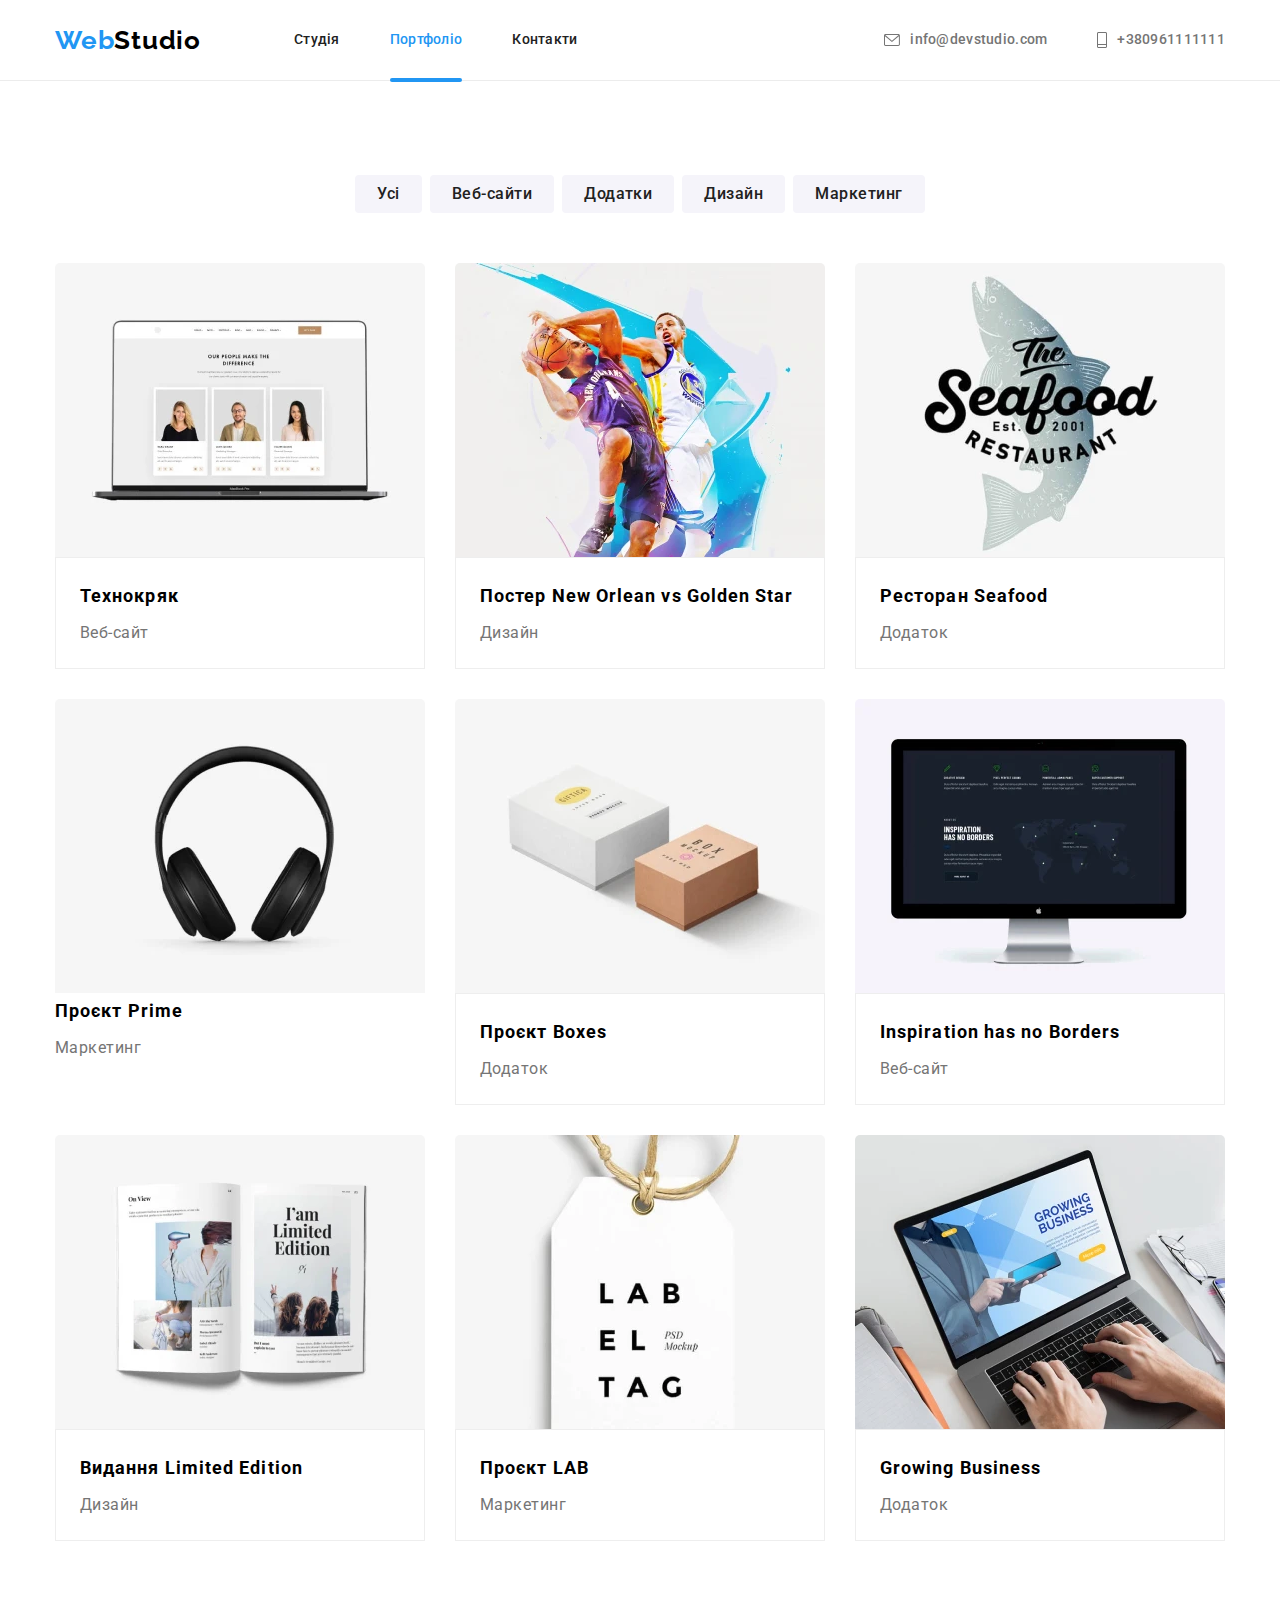
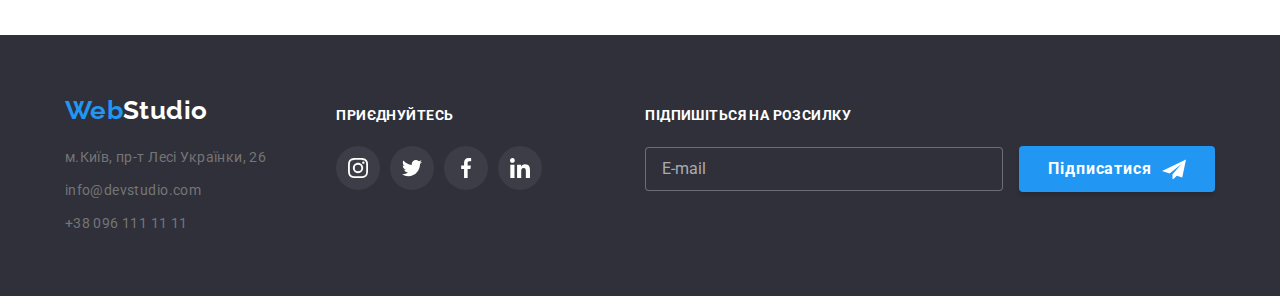
<file: portfolio.html>
<!DOCTYPE html>
<html lang="uk">

<head>
    <meta charset="UTF-8">
    <meta http-equiv="X-UA-Compatible" content="IE=edge">
    <meta name="viewport" content="width=device-width, initial-scale=1.0">
    <title>Портфоліо</title>
    <link rel="preconnect" href="https://fonts.gstatic.com" />
    <link
        href="https://fonts.googleapis.com/css2?family=Raleway:wght@700&family=Roboto:wght@400;500;700;900&display=swap"
        rel="stylesheet" />
    <link rel="stylesheet"
        href="https://cdnjs.cloudflare.com/ajax/libs/modern-normalize/1.0.0/modern-normalize.min.css" />
    <link rel="stylesheet" href="./css/main.min.css"/>
</head>

<body>
    <!--Header-->
<header class="header">
  <div class="container">
    <nav class="nav">
      <a class="nav__logo" href="./index.html">
        <span class="nav__span">Web</span>Studio
      </a>
      <ul class="header__list list">
        <li class="header__item">
          <a class="header__link  link" href="./index.html">Студія</a>
        </li>
        <li class="header__item">
          <a href="./portfolio.html" class="header__link current link">Портфоліо</a>
        </li>
        <li class="header__item">
          <a href="#" class="header__link link">Контакти</a>
        </li>
      </ul>
    </nav>
    <ul class="address address__group list">
      <li class="address-contact__item ">
        <a href="mailto:info@devstudio.com" class="address__link link">
          <svg class="address__icon" width="16" height="12">
            <use href="./images/icons/icons.svg#mail"></use>
          </svg>info@devstudio.com</a>
      </li>
      <li class="address-contact__item"><a href="tel:+380961111111" class="address__link link">
          <svg class="address__icon" width="10" height="16">
            <use href="./images/icons/icons.svg#phone"></use>
          </svg>+380961111111</a>
      </li>
    </ul>
    <!--MOBILE MENU-->
    <button class="menu-open" data-menu-open>
      <svg class="menu-burger" width="24" height="16">
        <use href="./images/icons/icons.svg#icon-menu"></use>
      </svg>
    </button>
  </div>
  <div class="mob-menu flex is-hidden" data-menu>
    <div>
      <button class="menu-close" data-menu-close>
        <svg class="menu-close" width="40" height="40">
          <use href="./images/icons/icons.svg#icon-close"></use>
        </svg>
      </button>
      <ul class="mob-menu-list list">
        <li class="mob-menu-list__item">
          <a class="mob-menu-list__link link mob-menu-list__link--current" href="./index.html">Студія</a>
        </li>
        <li class="mob-menu-list__item">
          <a class="mob-menu-list__link link " href="./portfolio.html">Портфоліо</a>
        </li>
        <li class="mob-menu-list__item">
          <a class="mob-menu-list__link link" href="">Контакти</a>
        </li>
      </ul>
    </div>
    <div class="mob-menu-list__down">
      <a class="mob-menu-list__tell link" href="tel:+380961111111">
        +38 096 111 11 11</a>
      <a class="mob-menu-list__mail link" href="mailto:info@devstudio.com">info@devstudio.com</a>
      <ul class="mob-menu-list__social list">
        <li class="mob-menu-list__social-item">Instagram</li>
        <li class="mob-menu-list__social-item">Twitter</li>
        <li class="mob-menu-list__social-item">Facebook</li>
        <li class="mob-menu-list__social-item">LinkedIn</li>
      </ul>
    </div>
  </div>
</header>
    <main>
        <section class="section-portfolio section">
            <div class="container">
                <h1 class="visually-hidden">Портфоліо</h1>
                <ul class="section-portfolio__list">
                    <li class=" navigation">
                        <button type="button" class="section-portfolio__button">Усі</button>
                    </li>
                    <li class="section-portfolio__navigation">
                        <button type="button" class="section-portfolio__button">Веб-сайти</button>
                    </li>
                    <li class="section-portfolio__navigation">
                        <button type="button" class="section-portfolio__button">Додатки</button>
                    </li>
                    <li class="section-portfolio__navigation">
                        <button type="button" class="section-portfolio__button">Дизайн</button>
                    </li>
                    <li class="section-portfolio__navigation">
                        <button type="button" class="section-portfolio__button">Маркетинг</button>
                    </li>
                </ul>
                <ul class="work-examples">
                    <li class="work-examples__item">
                        <a class="work-examples__link link-portfolio" href="">
                          <div class="work-examples__wrapper">
                            <picture>
                              <source media="(min-width: 1200px)"
                                srcset="./images-portfolio/img-1_desk-@1x.webp 1x, ./images-portfolio/img-1_desk-@2x.webp 2x" 
                                type="image/webp" 
                                />
                              <source media="(min-width: 1200px)" 
                              srcset="./images-portfolio/img-1_desk-@1x.jpg 1x, ./images-portfolio/img-1_desk-@2x.jpg 2x"
                                type="image/jpg" 
                                />
                              <source media="(min-width: 768px)" 
                              srcset="./images-portfolio/img-1_tab-@1x.webp 1x, ./images-portfolio/img-1_tab-@2x.webp 2x"
                                type="image/webp" 
                                />
                              <source media="(min-width: 768px)" 
                              srcset="./images-portfolio/img-1_tab-@1x.jpg 1x, ./images-portfolio/img-1_tab-@2x.jpg 2x"
                                type="image/jpg" 
                                />
                              <source media="(max-width: 767px)" 
                              srcset="./images-portfolio/img-1_mob-@1x.webp 1x, ./images-portfolio/img-1_mob-@2x.webp 2x"
                                type="image/webp" 
                                />
                              <source media="(max-width: 767px)" 
                              srcset="./images-portfolio/img-1_mob-@1x.jpg 1x, ./images-portfolio/img-1_mob-@2x.jpg 2x"
                                type="image/jpg" 
                                />
                              <img class="work-examples__images" 
                              src=" ./images-portfolio/img-1_mob-@1x.jpg" alt="відкритий екран веб сайту із списком працівників" 
                              />
                            </picture>
                            <p class="work-examples__overlay">
                                Ресурс пропонує комплексні пропозиції з різним рівнем функціоналу та сервісів. 
                                Все це дозволить відвідувачу отримати вичерпні відомості про компанію чи приватну особу.
                            </p>
                          </div>
                          <div class="work-examples__navigation">
                            <h2 class="work-examples__title">Технокряк</h2>
                            <p class="work-examples__text">Веб-сайт</p>
                          </div>
                        </a>
                      </li>
                      <li class="work-examples__item">
                        <a class="work-examples__link link-portfolio" href="">
                          <div class="work-examples__wrapper">
                          <picture>
                            <source media="(min-width: 1200px)"
                              srcset="./images-portfolio/img-2_desk-@1x.webp 1x, ./images-portfolio/img-2_desk-@2x.webp 2x"
                               type="image/webp" 
                               />
                            <source media="(min-width: 1200px)"
                              srcset="./images-portfolio/img-2_desk-@1x.jpg 1x, ./images-portfolio/img-2_desk-@2x.jpg 2x" 
                              type="image/jpg" 
                              />
                            <source media="(min-width: 768px)"
                              srcset="./images-portfolio/img-2_tab-@1x.webp 1x, ./images-portfolio/img-2_tab-@2x.webp 2x" 
                              type="image/webp" 
                              />
                            <source media="(min-width: 768px)"
                              srcset="./images-portfolio/img-2_tab-@1x.jpg 1x, ./images-portfolio/img-2_tab-@2x.jpg 2x" 
                              type="image/jpg" 
                              />
                            <source media="(max-width: 767px)"
                              srcset="./images-portfolio/img-2_mob-@1x.webp 1x, ./images-portfolio/img-2_mob-@2x.webp 2x" 
                              type="image/webp" 
                              />
                            <source media="(max-width: 767px)"
                              srcset="./images-portfolio/img-2_mob-@1x.jpg 1x, ./images-portfolio/img-2_mob-@2x.jpg 2x" 
                              type="image/jpg" 
                              />
                            <img class="work-examples__images" src=" ./images-portfolio/img-2_mob-@1x.jpg"
                              alt="двоє хлопців грає баскетбол" 
                              />
                          </picture>
                            <p class="work-examples__overlay">
                                Ресурс пропонує комплексні пропозиції з різним рівнем функціоналу та сервісів. 
                                Все це дозволить відвідувачу отримати вичерпні відомості про компанію чи приватну особу.
                            </p>
                          </div>
                          <div class="work-examples__navigation">
                            <h2 class="work-examples__title">Постер New Orlean vs Golden Star</h2>
                            <p class="work-examples__text">Дизайн</p>
                          </div>
                        </a>
                      </li>
                      <li class="work-examples__item">
                        <a class="work-examples__link link-portfolio" href="">
                          <div class="work-examples__wrapper">
                          <picture>
                            <source media="(min-width: 1200px)"
                              srcset="./images-portfolio/img-3_desk-@1x.webp 1x, ./images-portfolio/img-3_desk-@2x.webp 2x" 
                              type="image/webp" 
                              />
                            <source media="(min-width: 1200px)"
                              srcset="./images-portfolio/img-3_desk-@1x.jpg 1x, ./images-portfolio/img-3_desk-@2x.jpg 2x" 
                              type="image/jpg" 
                              />
                            <source media="(min-width: 768px)"
                              srcset="./images-portfolio/img-3_tab-@1x.webp 1x, ./images-portfolio/img-3_tab-@2x.webp 2x" 
                              type="image/webp" 
                              />
                            <source media="(min-width: 768px)"
                              srcset="./images-portfolio/img-3_tab-@1x.jpg 1x, ./images-portfolio/img-3_tab-@2x.jpg 2x" 
                              type="image/jpg" 
                              />
                            <source media="(max-width: 767px)"
                              srcset="./images-portfolio/img-3_mob-@1x.webp 1x, ./images-portfolio/img-3_mob-@2x.webp 2x" 
                              type="image/webp" 
                              />
                            <source media="(max-width: 767px)"
                              srcset="./images-portfolio/img-3_mob-@1x.jpg 1x, ./images-portfolio/img-3_mob-@2x.jpg 2x" 
                              type="image/jpg" 
                              />
                            <img class="work-examples__images" src=" ./images-portfolio/img-3_mob-@1x.jpg" alt="емблема ресторану" />
                          </picture>
                            <p class="work-examples__overlay">
                                Ресурс пропонує комплексні пропозиції з різним рівнем функціоналу та сервісів. 
                                Все це дозволить відвідувачу отримати вичерпні відомості про компанію чи приватну особу.онкурентов.
                            </p>
                          </div>
                          <div class="work-examples__navigation">
                            <h2 class="work-examples__title">Ресторан Seafood</h2>
                            <p class="work-examples__text">Додаток</p>
                          </div>
                        </a>
                      </li>
                      <li class="work-examples__item">
                        <a class="work-examples__link link-portfolio" href="">
                          <div class="work-examples__wrapper">
                          <picture>
                            <source media="(min-width: 1200px)"
                              srcset="./images-portfolio/img-4_desk-@1x.webp 1x, ./images-portfolio/img-4_desk-@2x.webp 2x" 
                              type="image/webp" 
                              />
                            <source media="(min-width: 1200px)"
                              srcset="./images-portfolio/img-4_desk-@1x.jpg 1x, ./images-portfolio/img-4_desk-@2x.jpg 2x" 
                              type="image/jpg" 
                              />
                            <source media="(min-width: 768px)"
                              srcset="./images-portfolio/img-4_tab-@1x.webp 1x, ./images-portfolio/img-4_tab-@2x.webp 2x" 
                              type="image/webp" 
                              />
                            <source media="(min-width: 768px)"
                              srcset="./images-portfolio/img-4_tab-@1x.jpg 1x, ./images-portfolio/img-4_tab-@2x.jpg 2x" 
                              type="image/jpg" 
                              />
                            <source media="(max-width: 767px)"
                              srcset="./images-portfolio/img_mob-@1x.webp 1x, ./images-portfolio/img_mob-@2x.webp 2x" 
                              type="image/webp" 
                              />
                            <source media="(max-width: 767px)"
                              srcset="./images-portfolio/img_mob-@1x.jpg 1x, ./images-portfolio/img_mob-@2x.jpg 2x" 
                              type="image/jpg" 
                              />
                            <img class="work-examples__images" src=" ./images/portfolio-img_mob-@1x.jpg" alt="вигляд наушників" />
                          </picture>
                            <p class="work-examples__overlay">
                                Ресурс пропонує комплексні пропозиції з різним рівнем функціоналу та сервісів. 
                                Все це дозволить відвідувачу отримати вичерпні відомості про компанію чи приватну особу.
                            </p>
                          </div>
                          <div class="list-navigation-portfolio">
                            <h2 class="work-examples__title">Проєкт Prime</h2>
                            <p class="work-examples__text">Маркетинг</p>
                          </div>
                        </a>
                      </li>
                      <li class="work-examples__item">
                        <a class="work-examples__link link-portfolio" href="">
                          <div class="work-examples__wrapper">
                            <picture>
                              <source media="(min-width: 1200px)"
                                srcset="./images-portfolio/img-5_desk-@1x.webp 1x, ./images-portfolio/img-5_desk-@2x.webp 2x" 
                                type="image/webp" />
                              <source media="(min-width: 1200px)"
                                srcset="./images-portfolio/img-5_desk-@1x.jpg 1x, ./images-portfolio/img-5_desk-@2x.jpg 2x" 
                                type="image/jpg" />
                              <source media="(min-width: 768px)"
                                srcset="./images-portfolio/img-5_tab-@1x.webp 1x, ./images-portfolio/img-5_tab-@2x.webp 2x" 
                                type="image/webp" />
                              <source media="(min-width: 768px)"
                                srcset="./images-portfolio/img-5_tab-@1x.jpg 1x, ./images-portfolio/img-5_tab-@2x.jpg 2x" 
                                type="image/jpg" />
                              <source media="(max-width: 767px)"
                                srcset="./images-portfolio/img-5_mob-@1x.webp 1x, ./images-portfolio/img-5_mob-@2x.webp 2x" 
                                type="image/webp" />
                              <source media="(max-width: 767px)"
                                srcset="./images-portfolio/img-5_mob-@1x.jpg 1x, ./images-portfolio/img-5_mob-@2x.jpg 2x" 
                                type="image/jpg" />
                              <img class="work-examples__images" src=" ./images-portfolio/img-5_mob-@1x.jpg" alt="дві збірки боксів" />
                            </picture>
                            <p class="work-examples__overlay">
                                Ресурс пропонує комплексні пропозиції з різним рівнем функціоналу та сервісів. 
                                Все це дозволить відвідувачу отримати вичерпні відомості про компанію чи приватну особу.
                            </p>
                          </div>
                          <div class="work-examples__navigation">
                            <h2 class="work-examples__title">Проєкт Boxes</h2>
                            <p class="work-examples__text">Додаток</p>
                          </div>
                        </a>
                      </li>
                      <li class="work-examples__item">
                        <a class="work-examples__link link-portfolio" href="">
                          <div class="work-examples__wrapper">
                          <picture>
                            <source media="(min-width: 1200px)"
                              srcset="./images-portfolio/img-6_desk-@1x.webp 1x, ./images-portfolio/img-6_desk-@2x.webp 2x" type="image/webp" />
                            <source media="(min-width: 1200px)"
                              srcset="./images-portfolio/img-6_desk-@1x.jpg 1x, ./images-portfolio/img-6_desk-@2x.jpg 2x" type="image/jpg" />
                            <source media="(min-width: 768px)"
                              srcset="./images-portfolio/img-6_tab-@1x.webp 1x, ./images-portfolio/img-6_tab-@2x.webp 2x" type="image/webp" />
                            <source media="(min-width: 768px)"
                              srcset="./images-portfolio/img-6_tab-@1x.jpg 1x, ./images-portfolio/img-6_tab-@2x.jpg 2x" type="image/jpg" />
                            <source media="(max-width: 767px)"
                              srcset="./images-portfolio/img-6_mob-@1x.webp 1x, ./images-portfolio/img-6_mob-@2x.webp 2x" type="image/webp" />
                            <source media="(max-width: 767px)"
                              srcset="./images-portfolio/img-6_mob-@1x.jpg 1x, ./images-portfolio/img-6_mob-@2x.jpg 2x" type="image/jpg" />
                            <img class="work-examples__images" src=" ./images-portfolio/img-6_mob-@1x.jpg" alt="екран пк" />
                          </picture>
                            <p class="work-examples__overlay">
                                Ресурс пропонує комплексні пропозиції з різним рівнем функціоналу та сервісів. 
                                Все це дозволить відвідувачу отримати вичерпні відомості про компанію чи приватну особу.
                            </p>
                          </div>
                          <div class="work-examples__navigation">
                            <h2 class="work-examples__title">Inspiration has no Borders</h2>
                            <p class="work-examples__text">Веб-сайт</p>
                          </div>
                        </a>
                      </li>
                      <li class="work-examples__item">
                        <a class="work-examples__link link-portfolio" href="">
                          <div class="work-examples__wrapper">
                          <picture>
                            <source media="(min-width: 1200px)"
                              srcset="./images-portfolio/img-7_desk-@1x.webp 1x, ./images-portfolio/img-7_desk-@2x.webp 2x" type="image/webp" />
                            <source media="(min-width: 1200px)"
                              srcset="./images-portfolio/img-7_desk-@1x.jpg 1x, ./images-portfolio/img-7_desk-@2x.jpg 2x" type="image/jpg" />
                            <source media="(min-width: 768px)"
                              srcset="./images-portfolio/img-7_tab-@1x.webp 1x, ./images-portfolio/img-7_tab-@2x.webp 2x" type="image/webp" />
                            <source media="(min-width: 768px)"
                              srcset="./images-portfolio/img-7_tab-@1x.jpg 1x, ./images-portfolio/img-7_tab-@2x.jpg 2x" type="image/jpg" />
                            <source media="(max-width: 767px)"
                              srcset="./images-portfolio/img-7_mob-@1x.webp 1x, ./images-portfolio/img-7_mob-@2x.webp 2x" type="image/webp" />
                            <source media="(max-width: 767px)"
                              srcset="./images-portfolio/img-7_mob-@1x.jpg 1x, ./images/portfolio/img-7_mob-@2x.jpg 2x" type="image/jpg" />
                            <img class="work-examples__images" src=" ./images-portfolio/img-7_mob-@1x.jpg" alt="відкрита сторінка книги" />
                          </picture>
                            <p class="work-examples__overlay">
                                Ресурс пропонує комплексні пропозиції з різним рівнем функціоналу та сервісів. 
                                Все це дозволить відвідувачу отримати вичерпні відомості про компанію чи приватну особу.
                            </p>
                          </div>
                          <div class="work-examples__navigation">
                            <h2 class="work-examples__title">Видання Limited Edition</h2>
                            <p class="work-examples__text">Дизайн</p>
                          </div>
                        </a>
                      </li>
                      <li class="work-examples__item">
                        <a class="work-examples__link link-portfolio" href="">
                          <div class="work-examples__wrapper">
                          <picture>
                            <source media="(min-width: 1200px)"
                              srcset="./images-portfolio-8img/img-8_desk-@1x.webp 1x, ./images-portfolio-8img/img-8_desk-@2x.webp 2x" type="image/webp" />
                            <source media="(min-width: 1200px)"
                              srcset="./images-portfolio-8img/img-8_desk-@1x.jpg 1x, ./images-portfolio-8img/img-8_desk-@2x.jpg 2x" type="image/jpg" />
                            <source media="(min-width: 768px)"
                              srcset="./images-portfolio-8img/img-8_tab-@1x.webp 1x, ./images-portfolio-8img/img-8_tab-@2x.webp 2x" type="image/webp" />
                            <source media="(min-width: 768px)"
                              srcset="./images-portfolio-8img/img-8_tab-@1x.jpg 1x, ./images-portfolio-8img/img-8_tab-@2x.jpg 2x" type="image/jpg" />
                            <source media="(max-width: 767px)"
                              srcset="./images-portfolio-8img/img-8_mob-@1x.webp 1x, ./images-portfolio-8img/img-8_mob-@2x.webp 2x" type="image/webp" />
                            <source media="(max-width: 767px)"
                              srcset="./images-portfolio-8img/img-8_mob-@1x.jpg 1x, ./images-portfolio-8img/img-8_mob-@2x.jpg 2x" type="image/jpg" />
                            <img class="work-examples__images" src=" ./images-portfolio-8img/img-8_mob-@1x.jpg" alt="ярлик з назвою проєкту" />
                          </picture>
                            <p class="work-examples__overlay">
                                Ресурс пропонує комплексні пропозиції з різним рівнем функціоналу та сервісів. 
                                Все це дозволить відвідувачу отримати вичерпні відомості про компанію чи приватну особу.
                            </p>
                          </div>
                          <div class="work-examples__navigation">
                            <h2 class="work-examples__title">Проєкт LAB</h2>
                            <p class="work-examples__text">Маркетинг</p>
                          </div>
                        </a>
                      </li>
                      <li class="work-examples__item">
                        <a class="work-examples__link link-portfolio" href="">
                          <div class="work-examples__wrapper">
                            <picture>
                              <source media="(min-width: 1200px)"
                                srcset="./images-portfolio-9img/img-9_desk-@1x.webp 1x, ./images-portfolio-9img/img-9_desk-@2x.webp 2x" type="image/webp" />
                              <source media="(min-width: 1200px)"
                                srcset="./images-portfolio-9img/img-9_desk-@1x.jpg 1x, ./images-portfolio-9img/img-9_desk-@2x.jpg 2x" type="image/jpg" />
                              <source media="(min-width: 768px)"
                                srcset="./images-portfolio-9img/img-9_tab-@1x.webp 1x, ./images-portfolio-9img/img-9_tab-@2x.webp 2x" type="image/webp" />
                              <source media="(min-width: 768px)"
                                srcset="./images-portfolio-9img/img-9_tab-@1x.jpg 1x, ./images-portfolio-9img/img-9_tab-@2x.jpg 2x" type="image/jpg" />
                              <source media="(max-width: 767px)"
                                srcset="./images-portfolio-9img/img-9_mob-@1x.webp 1x, ./images-portfolio-9img/img-9_mob-@2x.webp 2x" type="image/webp" />
                              <source media="(max-width: 767px)"
                                srcset="./images-portfolio-9img/img-9_mob-@1x.jpg 1x, ./images-portfolio/portfolio-9img/img-9_mob-@2x.jpg 2x" type="image/jpg" />
                              <img class="work-examples__images" src=" ./images-portfolio-9img/img-9_mob-@1x.jpg" alt="людина працює за ноутбуком" />
                            </picture>
                            <p class="work-examples__overlay">
                                Ресурс пропонує комплексні пропозиції з різним рівнем функціоналу та сервісів. 
                                Все це дозволить відвідувачу отримати вичерпні відомості про компанію чи приватну особу.
                            </p>
                          </div>
                          <div class="work-examples__navigation">
                            <h2 class="work-examples__title">Growing Business</h2>
                            <p class="work-examples__text">Додаток</p>
                          </div>
                        </a>
                      </li>
                    </ul>
                    </div>
        </section>
                  </main>
    <!-- footer-->
<footer class="footer">
  <div class="container">
    <div class="footer__flex">

      <div class="footer__contacts-flex">
        <a class="footer__logo logo link" href="./index.html">Web<span class="footer__logo--white">Studio</span>
        </a>
        <address class="footer-contact">
          <ul class="footer-contact__list list">
            <li class="footer-contact__item">
              <a class="footer-contact__link footer-contact__address link" href="https://goo.gl/maps/CdvJLRiEL6Q8Smko8"
                target="_blank" rel="noreferrer noopener">м.Київ, пр-т Лесі Українки, 26</a>
            </li>
            <li class="footer-contact__item">
              <a class="footer-contact__link link" href="mailto:info@devstudio.com">info@devstudio.com</a>
            </li>
            <li class="footer-contact__item">
              <a class="footer-contact__link link" href="tel:+380961111111">+38 096 111 11 11</a>
            </li>
          </ul>
        </address>
      </div>
      <div class="social-section">
        <p class="social-section__text">Приєднуйтесь</p>
        <ul class="footer-list list">
          <li class="footer-list__item">
            <a class="footer-list__link" href="">
              <svg class="footer-list__icon" width="20" height="20">
                <use href="./images/icons/icons.svg#instagram"></use>
              </svg>
            </a>
          </li>

          <li class="footer-list__item">
            <a class="footer-list__link" href="">
              <svg class="footer-list__icon" width="20" height="20">
                <use href="./images/icons/icons.svg#twitter"></use>
              </svg>
            </a>
          </li>

          <li class="footer-list__item">
            <a class="footer-list__link" href="">
              <svg class="footer-list__icon" width="20" height="20">
                <use href="./images/icons/icons.svg#facebook"></use>
              </svg>
            </a>
          </li>

          <li class="footer-list__item">
            <a class="footer-list__link" href="">
              <svg class="footer-list__icon" width="20" height="20">
                <use href="./images/icons/icons.svg#linkedin"></use>
              </svg>
            </a>
          </li>
        </ul>
      </div>
      <div class="footer-submit">
        <p class="footer-submit__text">Підпишіться на розсилку</p>
        <div class="footer-submit__form">
          <label class="footer-submit__label" for="submit-mail"></label>
          <input class="footer-submit__input" type="email" name="submit-mail" id="submit-mail" placeholder="E-mail">
          <button class="footer-submit__btn" type="submit">Підписатися</button>
        </div>
      </div>
    </div>
  </div>
</footer>
<script src="./js/modal.js"></script>
<script src="./js/menu.js"></script>
</body>
</html>
</file>
<file: css/main.min.css>
:root{--main-color-grey: #757575;--secondary-color-black: #212121;--third-color-white: #FFFFFF;--fourth-color-blue: #2196F3;--fifth-color: #EEEEEE;--sixth-color: #000000;--seventh-color: #F5F4FA;--eighth-color: #FFFFFF99;--ninth-color: #2F303A;--tenth-color: #ECECEC;--eleventh-color: #AFB1B8;--list_items_main-gap: 30px;--timing-function: 250ms cubic-bezier(0.4, 0, 0.2, 1)}.visually-hidden{position:absolute;width:1px;height:1px;margin:-1px;border:0;padding:0;white-space:nowrap;-webkit-clip-path:inset(100%);clip-path:inset(100%);clip:rect(0 0 0 0);overflow:hidden}body{font-family:"Roboto",sans-serif;background:var(--third-color-white);color:var(--main-color-grey);font-size:14px;letter-spacing:.03em}.section{padding-top:60px;padding-bottom:60px}@media screen and (min-width: 768px){.section{padding-top:60px;padding-bottom:60px}}@media screen and (min-width: 1200px){.section{padding-top:94px;padding-bottom:94px}}button{display:block;cursor:pointer;border:none;border-radius:4px}h1,h2,h3,h4,h5,h6,p{margin:0}li{list-style-type:none}ul,ol{margin:0;padding:0}img{display:block;max-width:100%;height:auto}.link{text-decoration:none}.list{list-style:none}.container{width:100%;padding:0 15px;margin:0 auto}@media screen and (min-width: 480px){.container{width:480px}}@media screen and (min-width: 768px){.container{width:768px}}@media screen and (min-width: 1200px){.container{width:1200px}}.benefits{padding-top:60px;padding-bottom:60px}.benefits__subtitle{font-weight:bold;font-size:14px;line-height:1.142;text-align:center;letter-spacing:.03em;text-transform:uppercase;color:#212121;margin-bottom:10px}.benefits__text{font-style:normal;font-weight:normal;font-size:14px;line-height:1.714;letter-spacing:.03em;color:#757575}.benefits__inner{height:120px;display:-webkit-box;display:-ms-flexbox;display:flex;-webkit-box-align:center;-ms-flex-align:center;align-items:center;-webkit-box-pack:center;-ms-flex-pack:center;justify-content:center;background:#f5f4fa;border-radius:4px;margin-bottom:30px}.benefits__icon{width:70px;height:70px}@media screen and (max-width: 767px){.benefits__item:not(:last-child){margin-bottom:30px}}@media screen and (max-width: 767px){.benefits__subtitle{text-align:center}}@media screen and (min-width: 768px){.benefits__subtitle{text-align:left}}@media screen and (min-width: 768px){.benefits__list{display:-webkit-box;display:-ms-flexbox;display:flex;-ms-flex-wrap:wrap;flex-wrap:wrap;margin:-15px}}@media screen and (min-width: 768px){.benefits__item{height:251px;margin:15px;width:calc((100% - 60px)/2)}}@media screen and (min-width: 1200px){.benefits__item{width:calc((100% - 120px)/4);height:251px;width:270px}}.header{border-bottom-width:1px;border-bottom-style:solid;border-bottom-color:var(--tenth-color)}@media screen and (max-width: 767px){.header{padding-top:10px;padding-bottom:9px}}.header .container{display:-webkit-box;display:-ms-flexbox;display:flex;-webkit-box-align:center;-ms-flex-align:center;align-items:center;-webkit-box-pack:justify;-ms-flex-pack:justify;justify-content:space-between;padding-left:15px;padding-right:15px}@media screen and (max-width: 767px){.header .container{max-width:767px}}.header__list{display:-webkit-box;display:-ms-flexbox;display:flex}@media screen and (max-width: 767px){.header__list{display:none}}.header__item:not(:last-child){margin-right:50px}.header__link{display:block;padding-top:32px;padding-bottom:32px;font-weight:500;font-size:14px;line-height:1.14;letter-spacing:.02em;color:#212121;position:relative;-webkit-transition:color 250ms cubic-bezier(0.4, 0, 0.2, 1);transition:color 250ms cubic-bezier(0.4, 0, 0.2, 1)}.header__link:focus,.header__link:hover,.address__link:focus,.address__link:hover{color:#2196f3}.header__link:current,.address__link:current{color:#2196f3}.header__link:current::after,.address__link:current::after{position:absolute;display:block;content:"";width:100%;height:4px;border-radius:2px;bottom:-1px;background-color:#2196f3}.current{color:var(--fourth-color-blue)}.current::after{display:block;content:"";position:absolute;bottom:-2px;left:0;width:100%;height:4px;background-color:var(--fourth-color-blue);border-radius:2px;-webkit-transition:opasity 250ms cubic-bezier(0.4, 0, 0.2, 1);transition:opasity 250ms cubic-bezier(0.4, 0, 0.2, 1)}.mob-menu{width:100vw;height:100vh;position:fixed;background-color:#fff;top:0;right:0;padding:15px 10px 48px 40px;z-index:999}.flex{display:-webkit-box;display:-ms-flexbox;display:flex;-webkit-box-orient:vertical;-webkit-box-direction:normal;-ms-flex-direction:column;flex-direction:column;-webkit-box-pack:justify;-ms-flex-pack:justify;justify-content:space-between}.menu-open{display:-webkit-box;display:-ms-flexbox;display:flex;-webkit-box-align:center;-ms-flex-align:center;align-items:center;-webkit-box-pack:center;-ms-flex-pack:center;justify-content:center;width:40px;height:40px;background-color:rgba(0,0,0,0);color:#212121;border:none;margin-left:auto;cursor:pointer}.menu-open:hover,.menu-open:focus{fill:#2196f3}@media screen and (min-width: 768px){.menu-open{display:none}}.menu-close{display:-webkit-box;display:-ms-flexbox;display:flex;-webkit-box-align:center;-ms-flex-align:center;align-items:center;-webkit-box-pack:center;-ms-flex-pack:center;justify-content:center;background-color:rgba(0,0,0,0);color:#212121;border:none;margin-left:auto;cursor:pointer}.menu-close:hover,.menu-close:focus{fill:#2196f3}.mob-menu-list__item:not(:last-child){margin-bottom:32px}.mob-menu-list__link{font-family:Roboto;font-weight:500;font-size:40px;line-height:1.18;letter-spacing:.02em;color:#212121}.mob-menu-list__link:focus,.mob-menu-list__link:hover{color:#2196f3}.mob-menu-list__link--current{color:#2196f3}.mob-menu-list__tell{display:block;margin-bottom:32px;font-family:Roboto;font-style:normal;font-weight:500;font-size:34px;line-height:1.18;letter-spacing:.02em;color:#2196f3}.mob-menu-list__mail{display:block;font-family:Roboto;font-style:normal;font-weight:500;font-size:24px;line-height:1.17;letter-spacing:.02em;color:#757575;margin-bottom:64px}.mob-menu-list__social{display:-webkit-box;display:-ms-flexbox;display:flex;-ms-flex-wrap:wrap;flex-wrap:wrap;-webkit-box-orient:horizontal;-webkit-box-direction:normal;-ms-flex-direction:row;flex-direction:row;-webkit-column-gap:15px;-moz-column-gap:15px;column-gap:15px}.mob-menu-list__social-item{position:relative;font-weight:500;font-size:18px;line-height:1.22;letter-spacing:.02em;color:#2196f3}.mob-menu-list__social-item:not(:first-child)::before{content:"";display:block;position:absolute;top:0;left:-10px;width:1px;height:22px;background-color:rgba(33,33,33,.2)}.mob-menu.is-hidden{opacity:0;visibility:hidden;pointer-events:none}.nav{display:-webkit-box;display:-ms-flexbox;display:flex;-webkit-box-align:center;-ms-flex-align:center;align-items:center}.nav__logo{font-family:"Raleway";font-weight:700;font-size:26px;line-height:1.19;letter-spacing:.03em;text-decoration:none;color:var(--sixth-color);margin-right:93px}.nav__span{color:var(--fourth-color-blue)}.address{display:-webkit-box;display:-ms-flexbox;display:flex}@media screen and (max-width: 767px){.address{display:none}}@media screen and (min-width: 768px)and (max-width: 1199px){.address{-webkit-box-orient:vertical;-webkit-box-direction:normal;-ms-flex-direction:column;flex-direction:column;-ms-flex-line-pack:center;align-content:center}}.address__group{margin-left:auto}.address-contact__item+.address-contact__item{margin-left:50px}@media screen and (min-width: 768px)and (max-width: 1199px){.address-contact__item+.address-contact__item{margin-left:0px}}.address__icon{fill:currentColor;margin-right:10px}.address__link{display:-webkit-inline-box;display:-ms-inline-flexbox;display:inline-flex;padding:32px 0px 32px;color:var(--main-color-grey);-webkit-box-align:center;-ms-flex-align:center;align-items:center;font-style:normal;text-decoration:none;font-weight:500;font-size:14px;line-height:1.14;letter-spacing:.02em;-webkit-transition:color 250ms cubic-bezier(0.4, 0, 0.2, 1);transition:color 250ms cubic-bezier(0.4, 0, 0.2, 1)}.address__link:hover,.address__link:focus{color:#2196f3}@media screen and (min-width: 768px)and (max-width: 1199px){.address__link{padding:0}}@media screen and (min-width: 768px)and (max-width: 1199px){.address-contact__item:not(:last-child){margin-bottom:10px}}.backdrop{position:fixed;top:0;left:0;z-index:1000;width:100%;height:100%;background-color:rgba(0,0,0,.2);-webkit-transition:opacity var(--timing-function),visibility var(--timing-function);transition:opacity var(--timing-function),visibility var(--timing-function)}.backdrop.is-hidden{opacity:0;pointer-events:none;visibility:hidden}.modal{position:absolute;top:50%;left:50%;-webkit-transform:translate(-50%, -50%);transform:translate(-50%, -50%);width:320px;min-height:581px;background-color:var(--third-color-white);border-radius:4px;-webkit-box-shadow:0px 1px 3px rgba(0,0,0,.12),0px 1px 1px rgba(0,0,0,.14),0px 2px 1px rgba(0,0,0,.2);box-shadow:0px 1px 3px rgba(0,0,0,.12),0px 1px 1px rgba(0,0,0,.14),0px 2px 1px rgba(0,0,0,.2)}@media screen and (min-width: 480px){.modal{width:450px;min-height:609px}}@media screen and (min-width: 1200px){.modal{width:528px;min-height:581px}}.modal__btn{position:absolute;top:8px;right:8px;width:30px;height:30px;display:-webkit-box;display:-ms-flexbox;display:flex;-webkit-box-align:center;-ms-flex-align:center;align-items:center;-webkit-box-pack:center;-ms-flex-pack:center;justify-content:center;padding:0;border:1px solid rgba(0,0,0,.1);border-radius:50%;cursor:pointer;background-color:var(--third-color-white);-webkit-transition:fill var(--timing-function);transition:fill var(--timing-function)}.modal__btn:hover,.modal__btn:focus{fill:var(--fourth-color-blue)}.form-modal__title{display:block;text-align:center;font-weight:700;font-size:20px;color:var(--secondary-color-black);margin-bottom:25px}.form-modal{margin-left:auto;margin-right:auto;padding:40px}@media screen and (min-width: 480px){.form-modal{width:450px}}@media screen and (min-width: 1200px){.form-modal{width:528px}}.form-modal__group{margin-bottom:20px}.form-modal__label{position:relative;display:-webkit-box;display:-ms-flexbox;display:flex;-webkit-box-align:center;-ms-flex-align:center;align-items:center;font-size:11px;line-height:1.14}@media screen and (max-width: 479px){.form-modal__label{font-size:10px;line-height:1.11}}@media screen and (min-width: 1200px){.form-modal__label{font-size:14px;line-height:1.71}}.form-modal__textarea{position:relative;display:block}.form-modal__text{position:absolute;font-weight:400;font-size:12px;line-height:1.16;letter-spacing:.01em;color:var(--main-color-grey);top:50%;left:42px;-webkit-transform:translateY(-50%);transform:translateY(-50%);display:block;-webkit-transition:-webkit-transform var(--timing-function);transition:-webkit-transform var(--timing-function);transition:transform var(--timing-function);transition:transform var(--timing-function), -webkit-transform var(--timing-function)}.form-modal__input:not(:-moz-placeholder-shown)+.form-modal__text{transform:translate(-42px, -250%) scale(0.8)}.form-modal__input:not(:-ms-input-placeholder)+.form-modal__text{transform:translate(-42px, -250%) scale(0.8)}.form-modal__input:focus+.form-modal__text,.form-modal__input:not(:placeholder-shown)+.form-modal__text{-webkit-transform:translate(-42px, -250%) scale(0.8);transform:translate(-42px, -250%) scale(0.8)}.form-modal__input{width:100%;height:40px;padding-left:40px;padding-right:40px;border:1px solid rgba(33,33,33,.2);border-radius:4px;outline:rgba(0,0,0,0);-webkit-transition:border-color var(--timing-function);transition:border-color var(--timing-function)}.form-modal__input:not(:-moz-placeholder-shown){border-color:var(--fourth-color-blue)}.form-modal__input:not(:-ms-input-placeholder){border-color:var(--fourth-color-blue)}.form-modal__input:focus,.form-modal__input:not(:placeholder-shown){border-color:var(--fourth-color-blue)}.form-field{position:relative;display:-webkit-box;display:-ms-flexbox;display:flex;-webkit-box-orient:vertical;-webkit-box-direction:normal;-ms-flex-direction:column;flex-direction:column;margin-bottom:10px}.form-field-chek{padding-left:0px;margin-top:25px;margin-bottom:30px}@media screen and (min-width: 1200px){.form-field-chek{padding-left:14px}}.form-modal__input::-webkit-input-placeholder{opacity:0;-webkit-transition:opacity var(--timing-function);transition:opacity var(--timing-function)}.form-modal__input::-moz-placeholder{opacity:0;-moz-transition:opacity var(--timing-function);transition:opacity var(--timing-function)}.form-modal__input:-ms-input-placeholder{opacity:0;-ms-transition:opacity var(--timing-function);transition:opacity var(--timing-function)}.form-modal__input::-ms-input-placeholder{opacity:0;-ms-transition:opacity var(--timing-function);transition:opacity var(--timing-function)}.form-modal__input::placeholder{opacity:0;-webkit-transition:opacity var(--timing-function);transition:opacity var(--timing-function)}.form-modal__input:focus::-webkit-input-placeholder{opacity:1}.form-modal__input:focus::-moz-placeholder{opacity:1}.form-modal__input:focus:-ms-input-placeholder{opacity:1}.form-modal__input:focus::-ms-input-placeholder{opacity:1}.form-modal__input:focus::placeholder{opacity:1}.form-modal__icon{position:absolute;top:50%;left:10px;-webkit-transform:translateY(-50%);transform:translateY(-50%);-webkit-transition:fill var(--timing-function);transition:fill var(--timing-function)}.form-modal__input:not(:-moz-placeholder-shown)~.form-modal__icon{fill:var(--fourth-color-blue)}.form-modal__input:not(:-ms-input-placeholder)~.form-modal__icon{fill:var(--fourth-color-blue)}.form-modal__input:focus~.form-modal__icon,.form-modal__input:not(:placeholder-shown)~.form-modal__icon{fill:var(--fourth-color-blue)}.form-modal__notification{position:absolute;top:50%;right:10px;-webkit-transform:translateY(-50%);transform:translateY(-50%);display:block}.form-modal__success,.form-modal__warning{opacity:0;-webkit-transition:opacity var(--timing-function);transition:opacity var(--timing-function)}.form-modal__warning{fill:#e42312}.form-modal__success{fill:#00781c}.form-modal__input:not(:-moz-placeholder-shown):focus:invalid~.form-modal__notification .form-modal__warning{opacity:1}.form-modal__input:not(:-ms-input-placeholder):focus:invalid~.form-modal__notification .form-modal__warning{opacity:1}.form-modal__input:not(:placeholder-shown):focus:invalid~.form-modal__notification .form-modal__warning{opacity:1}.form-modal__input:not(:-moz-placeholder-shown):focus:valid~.form-modal__notification .form-modal__success{opacity:1}.form-modal__input:not(:-ms-input-placeholder):focus:valid~.form-modal__notification .form-modal__success{opacity:1}.form-modal__input:not(:placeholder-shown):focus:valid~.form-modal__notification .form-modal__success{opacity:1}.form-modal__heading{display:block;margin-bottom:4px;line-height:1.16;letter-spacing:.01em}.form-modal__message{display:block;width:100%;height:120px;padding:20px;resize:none;outline:rgba(0,0,0,0);border:1px solid rgba(33,33,33,.2);border-radius:4px;-webkit-transition:border-color var(--timing-function);transition:border-color var(--timing-function)}.form-modal__message:focus{border-color:var(--fourth-color-blue)}.form-modal__message::-webkit-input-placeholder{font-size:14px}.form-modal__message::-moz-placeholder{font-size:14px}.form-modal__message:-ms-input-placeholder{font-size:14px}.form-modal__message::-ms-input-placeholder{font-size:14px}.form-modal__message::placeholder{font-size:14px}.form-modal__agreement{display:-webkit-box;display:-ms-flexbox;display:flex;-webkit-box-align:center;-ms-flex-align:center;align-items:center;-webkit-box-pack:center;-ms-flex-pack:center;justify-content:center;gap:10px;margin-bottom:30px}.form-modal__checked{opacity:0;fill:var(--fourth-color-blue);-webkit-transition:opacity var(--timing-function);transition:opacity var(--timing-function)}.form-modal__checkbox:checked+.form-modal__icons .form-modal__checked{opacity:1}.form-modal__unchecked{-webkit-transition:opacity var(--timing-function);transition:opacity var(--timing-function)}.form-modal__checkbox:checked+.form-modal__icons .form-modal__unchecked{opacity:0}.form-modal__checkbox:focus+.form-modal__icons{outline:2px solid #38576b;outline-offset:1px;border-radius:2px}.form-modal__desc{-webkit-user-select:none;-moz-user-select:none;-ms-user-select:none;user-select:none}.form-modal__link{margin-left:3px;color:var(--fourth-color-blue)}@media screen and (width: 479px){.form-modal__link{position:absolute;top:18px;left:21px}}.form-modal__btn{display:block;margin:0 auto;padding:10px 52px}.caption{max-width:1600px;height:600px;margin-left:auto;margin-right:auto;background:var(--ninth-color);background-image:-webkit-gradient(linear, left top, right top, from(rgba(47, 48, 58, 0.4)), to(rgba(47, 48, 58, 0.4))),url("../images/fon.jpg");background-image:linear-gradient(to right, rgba(47, 48, 58, 0.4), rgba(47, 48, 58, 0.4)),url("../images/fon.jpg");background-repeat:no-repeat;background-size:cover;padding:200px 0}@media screen and (min-device-pixel-ratio: 2),screen and (-webkit-min-device-pixel-ratio: 2),screen and (min-resolution: 192dpi),screen and (min-resolution: 2dppx){.caption{background-image:-webkit-gradient(linear, left top, right top, from(rgba(47, 48, 58, 0.4)), to(rgba(47, 48, 58, 0.4))),url("../images/fon_mob-@2x.jpg");background-image:linear-gradient(to right, rgba(47, 48, 58, 0.4), rgba(47, 48, 58, 0.4)),url("../images/fon_mob-@2x.jpg");padding:118px 0;height:400px;max-width:480px}}@media screen and (min-width: 768px){.caption{background-image:-webkit-gradient(linear, left top, right top, from(rgba(47, 48, 58, 0.4)), to(rgba(47, 48, 58, 0.4))),url("../images/fon-tab.jpg");background-image:linear-gradient(to right, rgba(47, 48, 58, 0.4), rgba(47, 48, 58, 0.4)),url("../images/fon-tab.jpg")}}@media screen and (min-width: 768px)and (min-device-pixel-ratio: 2),screen and (min-width: 768px)and (-webkit-min-device-pixel-ratio: 2),screen and (min-width: 768px)and (min-resolution: 192dpi),screen and (min-width: 768px)and (min-resolution: 2dppx){.caption{background-image:-webkit-gradient(linear, left top, right top, from(rgba(47, 48, 58, 0.4)), to(rgba(47, 48, 58, 0.4))),url("../images/fon-tab_tab-@2x.jpg");background-image:linear-gradient(to right, rgba(47, 48, 58, 0.4), rgba(47, 48, 58, 0.4)),url("../images/fon-tab_tab-@2x.jpg");padding:118px 0;height:400px;max-width:768px}}@media screen and (min-width: 1200px){.caption{background-image:-webkit-gradient(linear, left top, right top, from(rgba(47, 48, 58, 0.4)), to(rgba(47, 48, 58, 0.4))),url("../images/fon-desk.jpg");background-image:linear-gradient(to right, rgba(47, 48, 58, 0.4), rgba(47, 48, 58, 0.4)),url("../images/fon-desk.jpg")}}@media screen and (min-width: 1200px)and (min-device-pixel-ratio: 2),screen and (min-width: 1200px)and (-webkit-min-device-pixel-ratio: 2),screen and (min-width: 1200px)and (min-resolution: 192dpi),screen and (min-width: 1200px)and (min-resolution: 2dppx){.caption{background-image:-webkit-gradient(linear, left top, right top, from(rgba(47, 48, 58, 0.4)), to(rgba(47, 48, 58, 0.4))),url("../images/fon-desk_desk-@2x.jpg");background-image:linear-gradient(to right, rgba(47, 48, 58, 0.4), rgba(47, 48, 58, 0.4)),url("../images/fon-desk_desk-@2x.jpg");padding:118px 0;max-width:1200px}}.caption__slogan{padding:0;margin-bottom:30px;margin-left:auto;margin-right:auto;max-width:250px;font-weight:900;font-size:18px;line-height:1.62;text-align:center;letter-spacing:.06em;text-transform:uppercase;color:var(--third-color-white)}@media screen and (min-width: 480px){.caption__slogan{font-size:26px;max-width:360px}}@media screen and (min-width: 1200px){.caption__slogan{font-size:44px;max-width:360px;line-height:1.36;max-width:696px;margin-left:auto;margin-right:auto}}.caption__button{cursor:pointer;font-weight:700;font-size:16px;line-height:1.87;display:block;-webkit-box-align:center;-ms-flex-align:center;align-items:center;text-align:center;letter-spacing:.06em;color:var(--third-color-white);background:var(--fourth-color-blue);-webkit-box-shadow:0px 4px 4px rgba(0,0,0,.15);box-shadow:0px 4px 4px rgba(0,0,0,.15);border-radius:4px;margin:0 auto;border:none;padding:10px 32px}@media screen and (min-width: 480px){.caption__button{padding:10px 32px;font-size:16px;min-width:200px}}.details{padding-top:0;display:none}@media screen and (min-width: 1200px){.details{display:block}}.details__tagline{font-weight:700;font-size:36px;line-height:1.16;text-align:center;color:var(--secondary-color-black);margin-top:60px;margin-bottom:50px}@media screen and (max-width: 767px){.details__tagline{margin-bottom:50px;font-size:36px}}@media screen and (min-width: 768px){.details__tagline{margin-bottom:50px;font-size:36px}}.details__list{display:-webkit-box;display:-ms-flexbox;display:flex;position:relative;gap:30px}.details__text{position:absolute;bottom:0;width:370px;height:70px;font-weight:700;line-height:1.14;text-transform:uppercase;background-color:rgba(47,48,58,.8);color:var(--third-color-white);display:-webkit-box;display:-ms-flexbox;display:flex;-webkit-box-pack:center;-ms-flex-pack:center;justify-content:center;-webkit-box-align:center;-ms-flex-align:center;align-items:center}.employee{background:var(--seventh-color)}.employee__text{font-weight:700;font-size:28px;line-height:1.17;text-align:center;color:var(--secondary-color-black);margin-bottom:18px}@media screen and (min-width: 768px){.employee__text{margin-bottom:30px}}@media screen and (min-width: 1200px){.employee__text{margin-bottom:50px;font-size:36px;line-height:1.16}}.employee__list{display:-webkit-box;display:-ms-flexbox;display:flex;-ms-flex-wrap:wrap;flex-wrap:wrap;gap:30px}.employee__box{background:var(--third-color-white);-webkit-box-shadow:0px 1px 3px rgba(0,0,0,.12),0px 1px 1px rgba(0,0,0,.14),0px 2px 1px rgba(0,0,0,.2);box-shadow:0px 1px 3px rgba(0,0,0,.12),0px 1px 1px rgba(0,0,0,.14),0px 2px 1px rgba(0,0,0,.2);border-radius:0px 0px 4px 4px}@media screen and (max-width: 479px){.employee__box{width:100%}}@media screen and (min-width: 480px){.employee__box{width:450px}}@media screen and (min-width: 768px){.employee__box{width:354px}}@media screen and (min-width: 1200px){.employee__box{width:270px}}.employee__img{border-top-right-radius:5px;border-top-left-radius:5px}.employee__content{padding-top:30px;padding-bottom:30px}.employee__name{font-weight:500;font-size:16px;line-height:1.18;text-align:center;color:var(--secondary-color-black);margin-bottom:10px}.employee__desc{font-size:16px;line-height:1.18;text-align:center;margin-bottom:16px}.social-list{display:-webkit-box;display:-ms-flexbox;display:flex;-webkit-box-pack:center;-ms-flex-pack:center;justify-content:center;gap:10px}.social-list__link{display:-webkit-box;display:-ms-flexbox;display:flex;-webkit-box-align:center;-ms-flex-align:center;align-items:center;-webkit-box-pack:center;-ms-flex-pack:center;justify-content:center;width:44px;height:44px;color:var(--eleventh-color);border-radius:50%;-webkit-transition:color var(--timing-function),background-color var(--timing-function);transition:color var(--timing-function),background-color var(--timing-function)}.social-list__link:hover,.social-list__link:focus{color:var(--third-color-white);background-color:var(--fourth-color-blue)}.social-list__icon{fill:currentColor}.clients__text{font-weight:700;font-size:28px;line-height:1.17;text-align:center;color:var(--secondary-color-black);margin-bottom:30px}@media screen and (min-width: 1200px){.clients__text{margin-bottom:50px;font-size:36px;line-height:1.16}}.clients__list{display:-webkit-box;display:-ms-flexbox;display:flex;margin:-15px;-ms-flex-wrap:wrap;flex-wrap:wrap}.clients__icon{fill:currentColor}.clients__link{display:-webkit-box;display:-ms-flexbox;display:flex;border:1px solid var(--eleventh-color);color:var(--eleventh-color);border-radius:4px;-webkit-box-align:center;-ms-flex-align:center;align-items:center;-webkit-box-pack:center;-ms-flex-pack:center;justify-content:center;height:90px;-webkit-transition:color var(--timing-function),border-color var(--timing-function);transition:color var(--timing-function),border-color var(--timing-function)}.clients__link:hover,.clients__link:focus{color:var(--fourth-color-blue);border-color:var(--fourth-color-blue)}.clients__item{width:calc((100% - 60px)/2);margin:15px}@media screen and (min-width: 1200px){.clients{padding-top:94px;padding-bottom:94px}}@media screen and (min-width: 768px){.clients__item{width:calc((100% - 90px)/3)}}@media screen and (min-width: 1200px){.clients__item{width:calc((100% - 180px)/6)}}.footer{text-align:center;padding:60px 0px;background-color:#2f303a}.footer__flex{display:block;margin:0;padding:0px;list-style:none}@media(min-width: 768px){.footer__flex{display:-webkit-box;display:-ms-flexbox;display:flex;-webkit-box-pack:center;-ms-flex-pack:center;justify-content:center;-ms-flex-wrap:wrap;flex-wrap:wrap;gap:30px 165px}}@media(min-width: 1200px){.footer__flex{display:-webkit-box;display:-ms-flexbox;display:flex;-webkit-box-pack:center;-ms-flex-pack:center;justify-content:center;text-align:left;gap:70px}}.footer__logo--white{color:#fff}.logo{font-family:Raleway;font-weight:700;font-size:26px;line-height:1.19;-webkit-box-align:center;-ms-flex-align:center;align-items:center;text-align:center;color:#2196f3}.footer-contact{margin-top:20px}.footer-contact__address{color:#fff}.footer-contact__item{margin-top:9px}.footer-contact__link{font-style:normal;font-size:14px;line-height:1.71;color:#757575;-webkit-transition:color 250ms cubic-bezier(0.4, 0, 0.2, 1);transition:color 250ms cubic-bezier(0.4, 0, 0.2, 1)}.footer-contact__link:hover,.footer-contact__link:focus{color:#2196f3}.social-section{display:block;margin-top:60px;text-align:center}@media(min-width: 768px){.social-section{margin-top:0px}}.social-section__text{padding:20px 0px 10px 0px;margin-bottom:20px;font-weight:700;font-size:14px;line-height:1.14px;text-transform:uppercase;color:#fff}@media(min-width: 768px){.social-section__text{padding-bottom:10px}}@media(min-width: 1200px){.social-section__text{text-align:left}}.footer-list{display:-webkit-box;display:-ms-flexbox;display:flex;-webkit-box-pack:justify;-ms-flex-pack:justify;justify-content:space-between;-webkit-box-pack:center;-ms-flex-pack:center;justify-content:center;padding:0;margin-top:0;list-style:none}.footer-list__item{width:44px;height:44px;margin-right:10px}.footer-list__link{display:-webkit-box;display:-ms-flexbox;display:flex;width:44px;height:44px;border-radius:50%;color:#fff;background-color:rgba(255,255,255,.062745098);-webkit-transition:background-color 250ms cubic-bezier(0.4, 0, 0.2, 1),color 250ms cubic-bezier(0.4, 0, 0.2, 1);transition:background-color 250ms cubic-bezier(0.4, 0, 0.2, 1),color 250ms cubic-bezier(0.4, 0, 0.2, 1)}.footer-list__link:hover,.footer-list__link:focus{color:#fff;background-color:#2196f3}.footer-list__icon{margin:12px 0px 0px 12px;fill:currentColor}.footer-submit{margin-top:60px}@media(min-width: 768px){.footer-submit{margin-top:0px;padding:0}}@media(min-width: 1200px){.footer-submit{margin-left:23px}}.footer-submit__text{padding:20px 0px 10px 0px;margin-bottom:20px;font-weight:700;font-size:14px;line-height:1.14px;text-transform:uppercase;color:#fff}.footer-submit__input{margin-bottom:20px;width:100%;margin:0;padding:13px 16px;border-radius:4px;border:1px solid rgba(255,255,255,.3);background-color:#2f303a;color:#fff}.footer-submit__input::-webkit-input-placeholder{font-size:16px;line-height:1.25;color:rgba(255,255,255,.6)}.footer-submit__input::-moz-placeholder{font-size:16px;line-height:1.25;color:rgba(255,255,255,.6)}.footer-submit__input:-ms-input-placeholder{font-size:16px;line-height:1.25;color:rgba(255,255,255,.6)}.footer-submit__input::-ms-input-placeholder{font-size:16px;line-height:1.25;color:rgba(255,255,255,.6)}.footer-submit__input::placeholder{font-size:16px;line-height:1.25;color:rgba(255,255,255,.6)}@media(min-width: 1200px){.footer-submit__input{width:358px;margin-right:12px}}.footer-submit__btn{display:-webkit-inline-box;display:-ms-inline-flexbox;display:inline-flex;-webkit-box-align:center;-ms-flex-align:center;align-items:center;-webkit-box-pack:center;-ms-flex-pack:center;justify-content:center;border:none;margin-top:20px;padding:8px 29px;border-radius:4px;background-color:#2196f3;-webkit-box-shadow:0px 4px 4px rgba(0,0,0,.15);box-shadow:0px 4px 4px rgba(0,0,0,.15);color:#fff;font-style:normal;font-weight:700;font-size:16px;line-height:1.87;letter-spacing:.06em;cursor:pointer;min-height:43px}@media(min-width: 1200px){.footer-submit__btn{margin-top:0px}}.footer-submit__btn::after{content:"";display:inline-block;width:24px;height:20px;margin-left:10px;background-image:url(../images/send.svg)}.section-portfolio{padding-top:60px;padding-bottom:60px}@media screen and (min-width: 1200px){.section-portfolio{padding-top:94px;padding-bottom:94px}}@media screen and (max-width: 479px){.section-portfolio{padding-left:15px;padding-right:15px}}.section-portfolio__list{display:-webkit-box;display:-ms-flexbox;display:flex;-ms-flex-wrap:wrap;flex-wrap:wrap;-webkit-box-pack:start;-ms-flex-pack:start;justify-content:flex-start;margin-bottom:40px;grid-gap:8px;grid-row-gap:15px}@media(min-width: 768px){.section-portfolio__list{-webkit-box-pack:center;-ms-flex-pack:center;justify-content:center;margin-bottom:30px}}@media(min-width: 1200px){.section-portfolio__list{margin-bottom:50px}}.section-portfolio__navigation{text-align:center}.section-portfolio__button{font-weight:500;font-size:16px;color:var(--secondary-color-black);background-color:var(--seventh-color);line-height:1.62;text-align:center;-webkit-box-align:center;-ms-flex-align:center;align-items:center;text-decoration:none;margin:0 auto;display:block;cursor:pointer;padding:6px 22px;border:none;border-radius:4px;overflow:hidden;letter-spacing:.03em;-webkit-transition:color var(--timing-function),background-color var(--timing-function),-webkit-box-shadow var(--timing-function),-webkit-filter var(--timing-function);transition:color var(--timing-function),background-color var(--timing-function),-webkit-box-shadow var(--timing-function),-webkit-filter var(--timing-function);transition:color var(--timing-function),background-color var(--timing-function),box-shadow var(--timing-function),filter var(--timing-function);transition:color var(--timing-function),background-color var(--timing-function),box-shadow var(--timing-function),filter var(--timing-function),-webkit-box-shadow var(--timing-function),-webkit-filter var(--timing-function)}.section-portfolio__button.current,.section-portfolio__button:hover,.section-portfolio__button:focus{background-color:var(--fourth-color-blue);color:var(--third-color-white);-webkit-filter:drop-shadow(0px 4px 4px rgba(0, 0, 0, 0.25));filter:drop-shadow(0px 4px 4px rgba(0, 0, 0, 0.25));-webkit-box-shadow:0px 3px 1px rgba(0,0,0,.1),0px 1px 2px rgba(0,0,0,.08),0px 2px 2px rgba(0,0,0,.12);box-shadow:0px 3px 1px rgba(0,0,0,.1),0px 1px 2px rgba(0,0,0,.08),0px 2px 2px rgba(0,0,0,.12)}.work-examples{display:grid;grid-template-columns:auto;gap:30px 30px;-webkit-box-align:stretch;-ms-flex-align:stretch;align-items:stretch}@media screen and (min-width: 480px){.work-examples{grid-template-columns:auto}}@media screen and (min-width: 768px){.work-examples{grid-template-columns:auto auto}}@media screen and (min-width: 1200px){.work-examples{grid-template-columns:auto auto auto}}.work-examples__link{display:block;-webkit-transition:-webkit-box-shadow var(--timing-function);transition:-webkit-box-shadow var(--timing-function);transition:box-shadow var(--timing-function);transition:box-shadow var(--timing-function), -webkit-box-shadow var(--timing-function)}.work-examples__link:hover,.work-examples__link:focus{-webkit-box-shadow:0px 1px 1px rgba(0,0,0,.12),0px 4px 4px rgba(0,0,0,.06),1px 4px 6px rgba(0,0,0,.16);box-shadow:0px 1px 1px rgba(0,0,0,.12),0px 4px 4px rgba(0,0,0,.06),1px 4px 6px rgba(0,0,0,.16);outline:none}.link-portfolio{text-decoration:none}.work-examples__wrapper{position:relative;overflow:hidden}.work-examples__images{width:370px;border-top-right-radius:5px;border-top-left-radius:5px}.work-examples__overlay{position:absolute;width:100%;height:100%;left:0px;top:0px;font-size:18px;line-height:28px;letter-spacing:.03em;color:var(--third-color-white);background:rgba(33,150,243,.9);padding:63px 24px;-webkit-transform:translateY(100%);transform:translateY(100%);-webkit-transition:-webkit-transform 250ms cubic-bezier(0.4, 0, 0.2, 1);transition:-webkit-transform 250ms cubic-bezier(0.4, 0, 0.2, 1);transition:transform 250ms cubic-bezier(0.4, 0, 0.2, 1);transition:transform 250ms cubic-bezier(0.4, 0, 0.2, 1), -webkit-transform 250ms cubic-bezier(0.4, 0, 0.2, 1)}.work-examples__link:hover .work-examples__overlay,.work-examples__link:focus .work-examples__overlay{-webkit-transform:translateY(0%);transform:translateY(0%)}.work-examples__navigation{padding-top:20px;padding-right:24px;padding-bottom:20px;padding-left:24px;border:1px solid var(--fifth-color)}.work-examples__title{font-weight:bold;font-size:18px;line-height:2;letter-spacing:.06em;margin-bottom:4px;color:var(--sixth-color)}.work-examples__text{font-size:16px;line-height:1.875;letter-spacing:.03em;color:var(--main-color-grey)}/*# sourceMappingURL=main.min.css.map */
</file>
